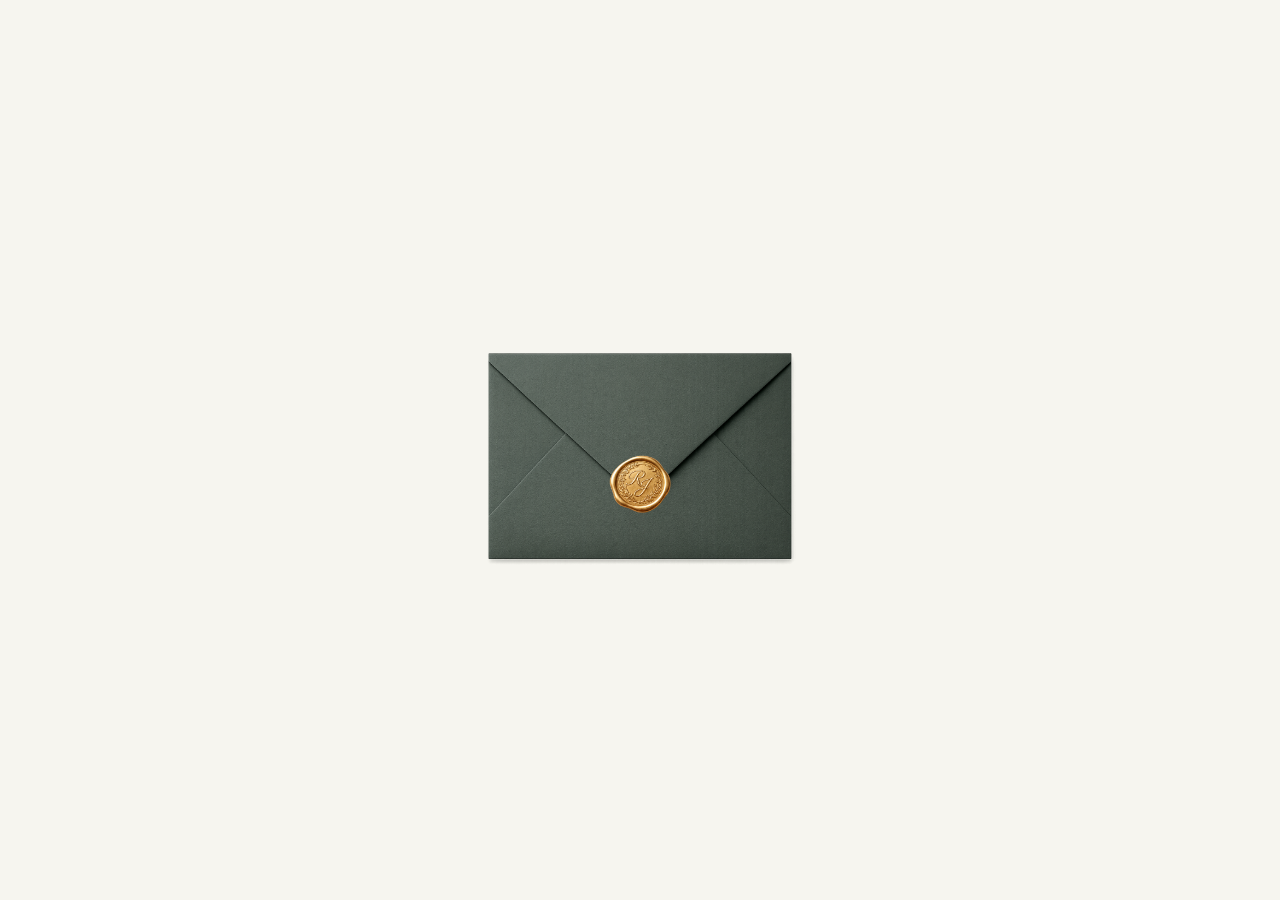
<file: index.html>
<!DOCTYPE html>
<html lang="pt">
<head>
<meta charset="UTF-8">
<meta name="viewport" content="width=device-width, initial-scale=1.0">
<title>Rita & João | Convite de Casamento</title>

<meta property="og:title" content="Rita & João | Convite de Casamento">
<meta property="og:description" content="Convidam-no(a) a celebrar o seu casamento · 11.07.2026">
<meta property="og:image" content="https://ritaejoao.github.io/preview.jpg">
<meta property="og:type" content="website">
<meta property="og:url" content="https://ritaejoao.github.io">
    
<link rel="stylesheet" href="style.css">
</head>

<body>

<!-- ENVELOPE -->
<div class="envelope-wrapper">
    <img src="envelope-realista.png" class="envelope" alt="Envelope">
    <div class="lacre" onclick="abrirConvite()"></div>
</div>

<!-- CONVITE -->
<div class="convite" id="convite">
    <div class="frase">Certamente,<br>a viagem mais bonita<br>que alguma vez fizemos</div>
    <div class="nomes">Rita & João</div>
    <div class="texto">É com muita felicidade que vos convidamos <br> a celebrar connosco este dia tão especial,<br> o nosso casamento.</div>
    <div class="data">11 . 07 . 2026</div>
    <div class="hora">11:30 horas</div>
    <div class="local">
        <strong>Santuário de Nossa Senhora da Nazaré</strong><br>
        |<br>Quinta do Pinheiro, Valado dos Frades
    </div>
    <div class="pequeno">A receção dos convidados decorrerá no <br> Campo de Futebol do C.D. Garcia pelas 9h30</div>
    <div class="botoes">
        <button onclick="irParaRSVP()">Confirmar Presença</button>
        <button onclick="abrirMapas()">Ver Mapas</button>
    </div>

    <div class="rodape">
        Confirmem a vossa presença até <strong>31.05.2026</strong><br><br>
        Noiva: 913 977 127<br>
        Noivo: 919 885 838
    </div>
</div>

<!-- RSVP -->
<div class="modal" id="rsvp">
    <div class="modal-content">
        <h3>Confirmar presença com:</h3>
        <a href="https://wa.me/351913977127" target="_blank">👰 Noiva</a>
        <a href="https://wa.me/351919885838" target="_blank">🤵 Noivo</a>
        <button class="fechar" onclick="fecharRSVP()">Fechar</button>
    </div>
</div>

<!-- MAPAS -->
<div class="modal" id="mapas">
    <div class="modal-content">
        <h3>Ver localização</h3>
        <a href="https://maps.app.goo.gl/9R8D1MH2GUdjfT2m7" target="_blank">☕ Pequeno-almoço</a>
        <a href="https://maps.app.goo.gl/zyMkJhHVhGJFydHz7" target="_blank">⛪ Igreja</a>
        <a href="https://www.google.com/maps/search/Quinta+do+Pinheiro,+2450-337+Nazaré" target="_blank">🌿 Quinta</a>
        <button class="fechar" onclick="fecharMapas()">Fechar</button>
    </div>
</div>

<script>
function abrirConvite() {
    const envelope = document.querySelector('.envelope-wrapper');
    const convite = document.getElementById('convite');

    envelope.classList.add('esconder');

    setTimeout(() => {
        envelope.style.display = 'none';
        convite.style.display = 'block';

        // força reflow para a transição funcionar
        convite.offsetHeight;

        convite.classList.add('mostrar');
    }, 600);
}

function abrirRSVP() { document.getElementById('rsvp').style.display = 'flex'; }
function fecharRSVP() { document.getElementById('rsvp').style.display = 'none'; }
function abrirMapas() { document.getElementById('mapas').style.display = 'flex'; }
function fecharMapas() { document.getElementById('mapas').style.display = 'none'; }
document.addEventListener("DOMContentLoaded", () => {
    if (window.location.hash === "#convite") {
        const envelope = document.querySelector('.envelope-wrapper');
        const convite = document.getElementById('convite');

        envelope.style.display = 'none';
        convite.style.display = 'block';
        convite.classList.add('mostrar');
    }
});
function irParaRSVP() {
    document.body.classList.add("fade-out");

    setTimeout(() => {
        window.location.href = "rsvp.html";
    }, 600); // igual ao tempo da transição
}

</script>

</body>
</html>
</file>
<file: style.css>
@font-face {
  font-family: 'LT Perfume';
  src: url('LTPerfume-Regular.woff2') format('woff2'),
       url('LTPerfume-Regular.woff') format('woff');
  font-weight: normal;
  font-style: normal;
}

* { margin: 0; padding: 0; box-sizing: border-box; }

/* ===== Fundo da página ===== */
body {
    font-family: 'Georgia', serif;
    background-color: #f6f5ef;
}

/* ===== Envelope ===== */
/*.envelope-wrapper {
    height: 100vh;
	min-height: 100vh;
    min-height: 100svh;
    display: flex;
    justify-content: center;
    align-items: center;
    position: relative;
	opacity: 1;
    transition: opacity 0.6s ease;
}*/

.envelope-wrapper.esconder {
    opacity: 0;
}

.envelope {
    width: 420px;
    height: 370px;
    cursor: pointer;
    position: relative;
}
html, body {
    margin: 0;
    padding: 0;
    width: 100%;
    height: 100%;
}

body {
    min-height: 100dvh;
    display: flex;
    justify-content: center;
    align-items: center;
}

.envelope-wrapper {
    position: fixed;
    inset: 0;
    display: flex;
    justify-content: center;
    align-items: center;
	opacity: 1;
    transition: opacity 0.6s ease;
}

/* ===== Lacre sobre envelope ===== */
.lacre {
    width: 80px;
    height: 80px;
    position: absolute;
    top: 54%; /* ajuste fino conforme a imagem */
    left: 50%;
    transform: translate(-50%, -50%);
    cursor: pointer;
    background: url('lacre.png') no-repeat center/cover;
}

.lacre::after {
    content: "";
    position: absolute;
    width: 80px;
    height: 80px;
    border-radius: 50%;
    top: 0; left: 0;
    animation: pulse 2.5s infinite;
}

@keyframes pulse {
    0% { box-shadow: 0 0 0 0 rgba(255,215,120,0.5); }
    70% { box-shadow: 0 0 0 18px rgba(255,215,120,0); }
    100% { box-shadow: 0 0 0 0 rgba(255,215,120,0); }
}

/* ===== Convite ===== */
.convite {
    display: none;
    max-width: 760px;
    margin: 30px auto;
    //background: url('textura-papel.png');
	background-image: url('convite-desktop.png'); /* DESKTOP/TABLET */
    background-size: cover;
    background-repeat: no-repeat;
    background-position: center;
    padding: 60px 50px;
    border-radius: 14px;
    text-align: center;
    position: relative;
    box-shadow: 0 12px 40px rgba(0,0,0,0.12);
    overflow: hidden;
    color: #333;
	
	opacity: 0;
    transition: opacity 0.8s ease;
}

.convite.mostrar {
    opacity: 1;
}

/* ===== Texto ===== */
.frase { font-style: italic; margin-bottom: 25px; font-size: 17px; }
.nomes {
    font-family: 'LT Perfume';
    font-size: 75px;
    background: linear-gradient(45deg, #c9a14a, #f5e29c, #b88a2c);
    -webkit-background-clip: text;
    -webkit-text-fill-color: transparent;
    margin: 15px 0 15px;
	transform: translateX(-10px);
}
.texto { font-size: 17px; margin-bottom: 28px; }
.data { font-size: 35px; font-weight: bold; }
.hora { font-size: 23px; font-style: italic; margin-bottom: 25px; }
.local { font-size: 18px; margin-bottom: 25px; }
.pequeno {font-size: 17px; margin-bottom: 28px; }

/* ===== Botões ===== */
.botoes button {
    margin: 10px;
    padding: 13px 28px;
    background: #6b8f71;
    color: white;
    border: none;
    border-radius: 30px;
    cursor: pointer;
	font-size:15px;
}
.botoes button:hover { background: #557a5e; }

/* ===== Rodapé ===== */
.rodape { 
	margin-top: 30px; 
	font-size: 15px; 
	color: #666; 
}

/* ===== Modais ===== */
.modal {
    display: none;
    position: fixed;
    inset: 0;
    background: rgba(0,0,0,0.6);
    align-items: center;
    justify-content: center;
}
.modal-content {
    background: white;
    padding: 30px;
    border-radius: 14px;
    text-align: center;
    width: 320px;
}
.modal-content a {
    display: block;
    margin: 10px 0;
    padding: 12px;
    background: #6b8f71;
    color: white;
    text-decoration: none;
    border-radius: 25px;
}
.modal-content .fechar {
    margin: 15px auto 0;
    padding: 10px 26px;
    background: #ccc;
    color: #333;
    border: none;
    border-radius: 25px;
    cursor: pointer;
    display: block;
}
/* Transição de página */
body {
    opacity: 1;
    transition: opacity 0.8s ease;
}

body.fade-out {
    opacity: 0;
}
body.mostrar {
  opacity: 1;
}
/* ===== Convite Mobile ===== */
@media (max-width: 600px) {
    .convite {
        background-image: url('convite-mobile.png'); /* SMARTPHONE */
        background-size: cover;
        background-position: top center;
        background-repeat: no-repeat;

        padding: 60px 25px 60px; /* espaço para a imagem */
        margin: 15px;
    }
	.frase { font-style: italic; margin-bottom: 25px; font-size: 17px;}
    .nomes {
        font-size: 67px;
		transform: translateX(-12px);
    }

    .data {
        font-size: 30px;
    }
	.texto { font-size: 17px; margin-bottom: 28px; }
	.hora { font-size: 19px ;font-style: italic; margin-bottom: 28px; }
	.local { font-size: 17px ;margin-bottom: 35px; }
	.pequeno { font-size: 17px; margin-bottom: 28px; }
}
</file>
